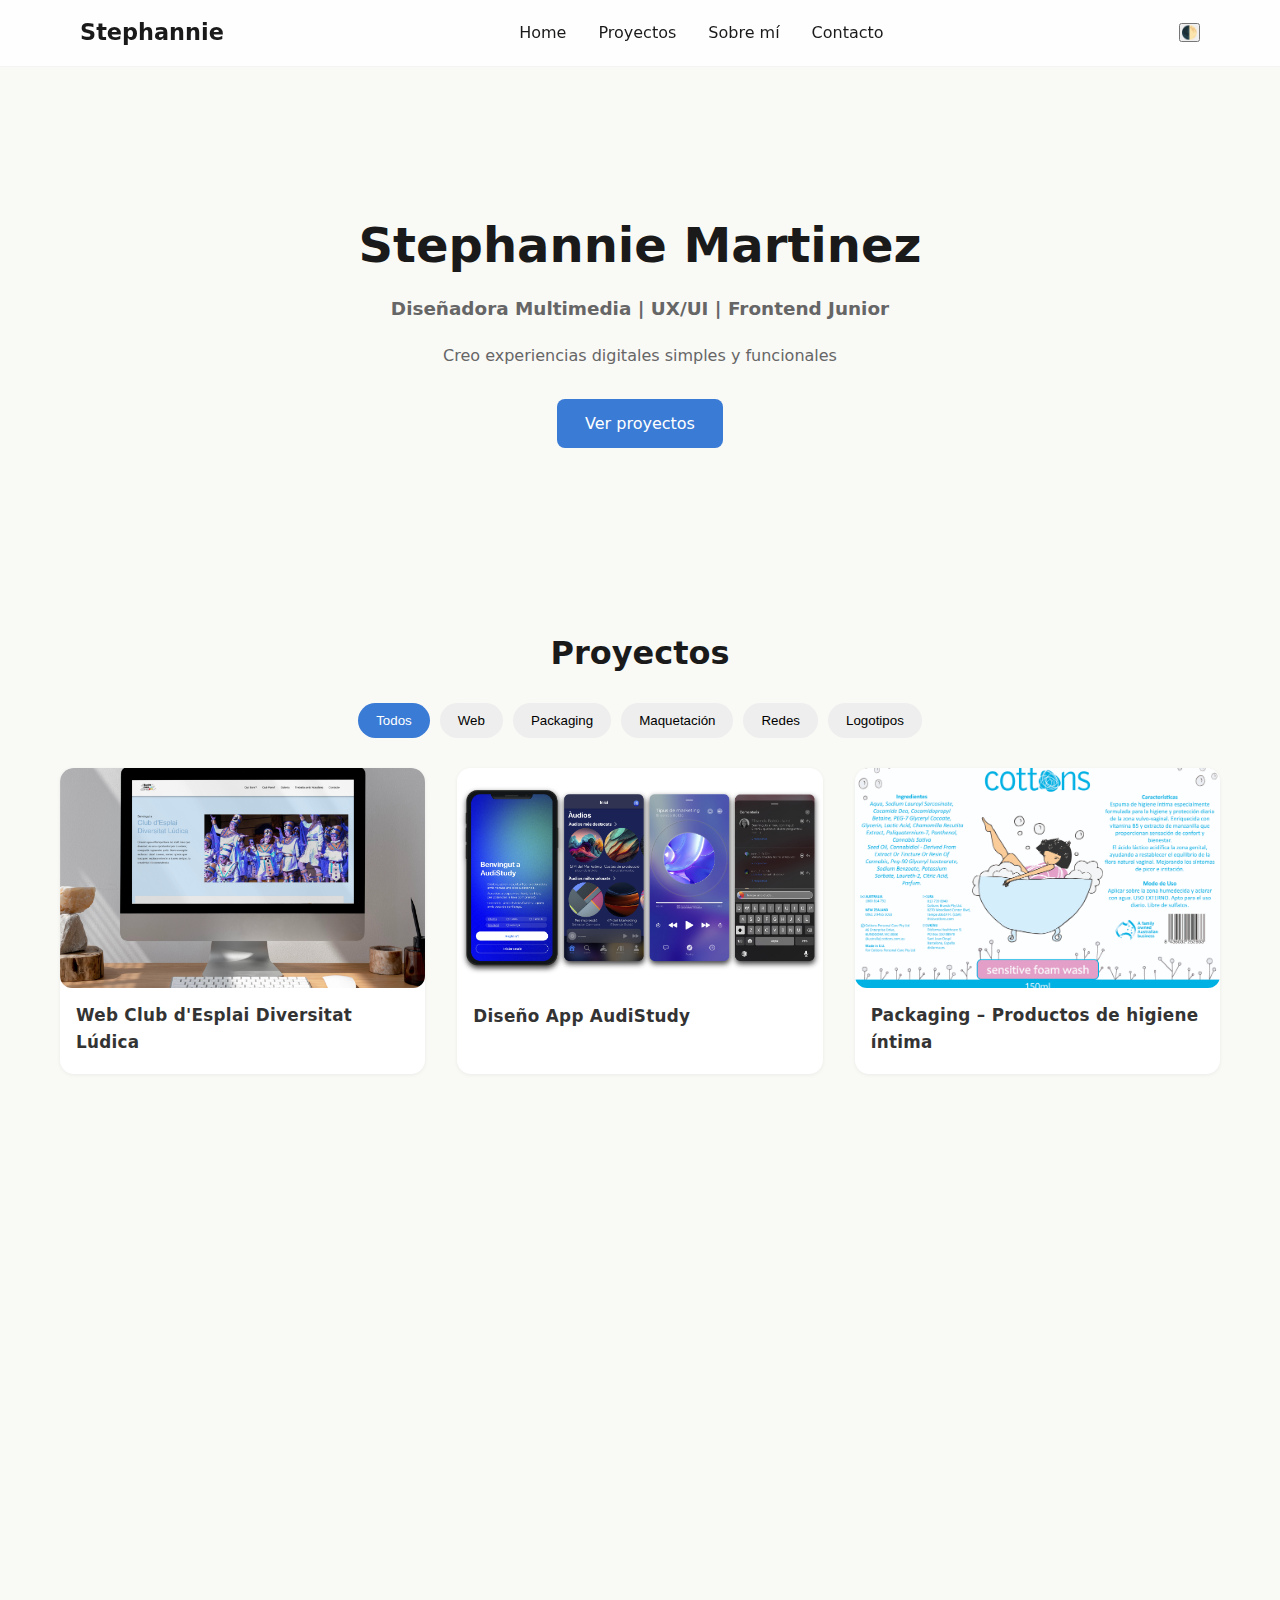
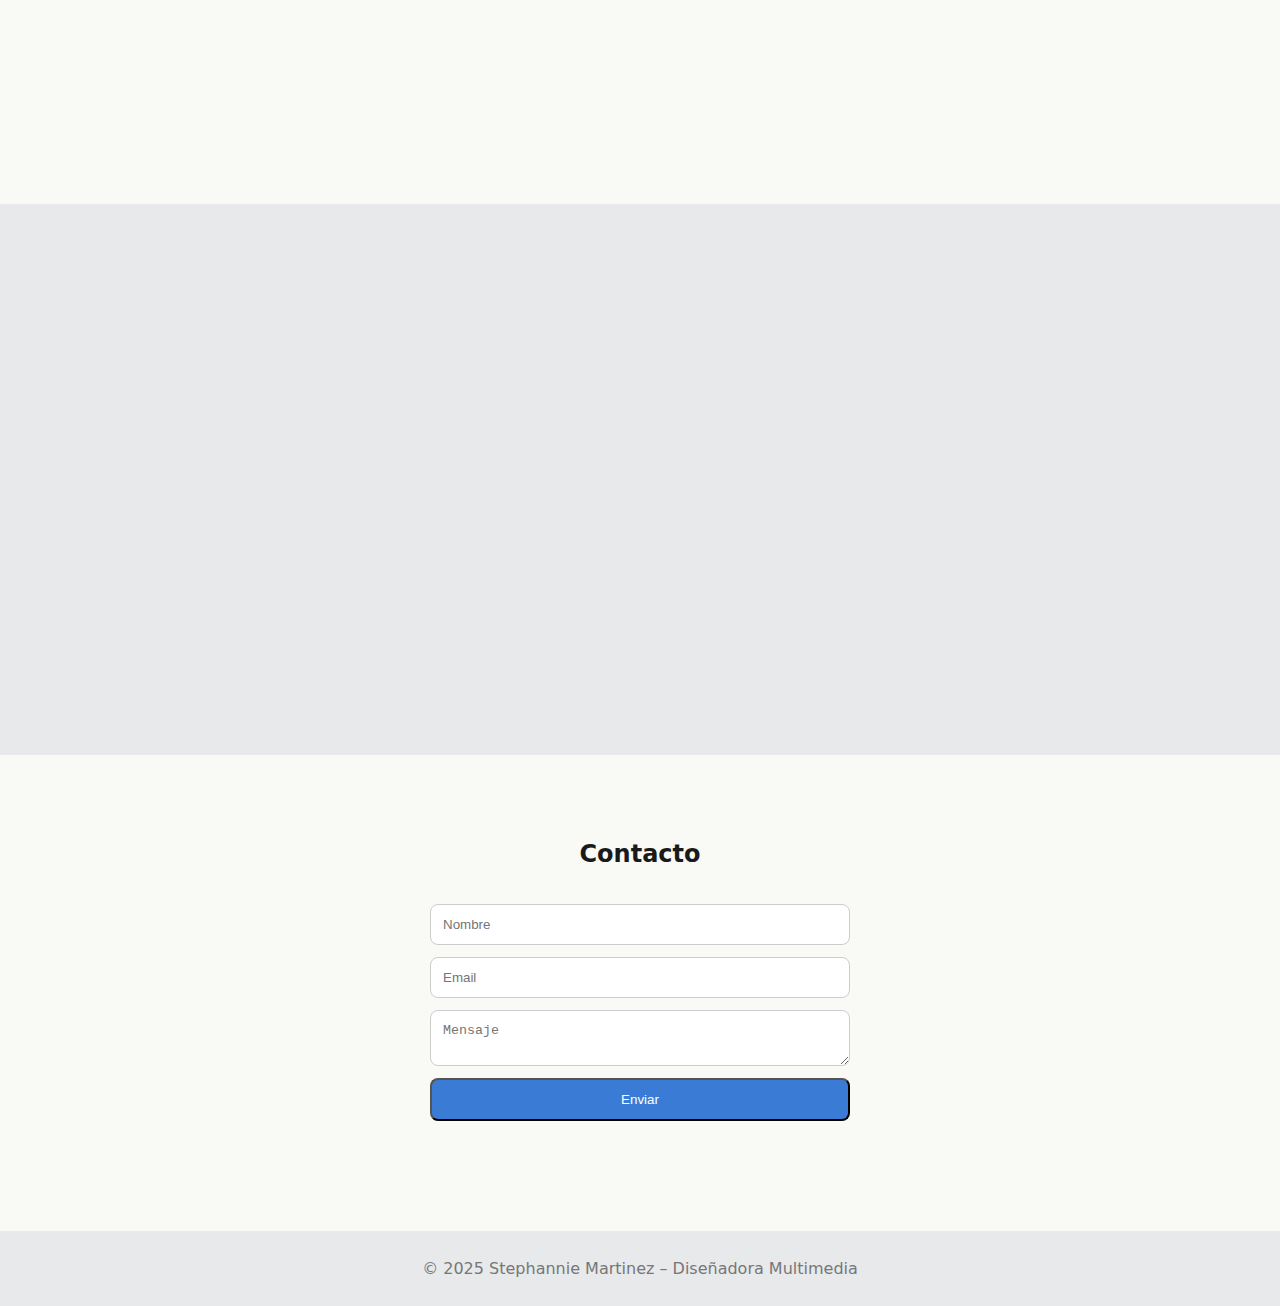
<file: index.html>
<!DOCTYPE html>
<html lang="es">
<head>
  <meta charset="UTF-8" />
  <meta name="viewport" content="width=device-width, initial-scale=1.0"/>
  <title>Portafolio | Stephannie Martinez</title>
  <link rel="stylesheet" href="css/style.css" />
</head>
<body>

  <!-- Header -->
  <header id="header">
    <div class="header-container">
      <div class="logo">Stephannie</div>

      <nav id="navMenu" class="desktop-nav">
        <ul>
          <li><a href="#home">Home</a></li>
          <li><a href="#proyectos">Proyectos</a></li>
          <li><a href="#sobre-mi">Sobre mí</a></li>
          <li><a href="#contacto">Contacto</a></li>
          <li class="mobile-only"><button id="darkModeToggleMobile">🌓</button></li>
        </ul>
      </nav>

      <button id="darkModeToggle" class="desktop-only" aria-label="Modo claro/oscuro">🌓</button>

      <button class="menu-toggle" id="menuToggle" aria-label="Abrir menú">
        <span class="bar"></span><span class="bar"></span><span class="bar"></span>
      </button>
    </div>
  </header>

  <!-- Home -->
  <section id="home" class="hero fade-in">
    <h1>Stephannie Martinez</h1>
    <h2>Diseñadora Multimedia | UX/UI | Frontend Junior</h2>
    <p>Creo experiencias digitales simples y funcionales</p>
    <a href="#proyectos" class="btn">Ver proyectos</a>
  </section>

  <!-- PROYECTOS (con pestañas) -->
  <section id="proyectos" class="projects fade-in-up">
  <h2 class="fade-in-up">Proyectos</h2>

  <div class="tabs fade-in-up" role="tablist" aria-label="Categorías de proyectos">
      <button class="tab active" data-tab="all">Todos</button>
      <button class="tab" data-tab="web">Web</button>
      <button class="tab" data-tab="packaging">Packaging</button>
      <button class="tab" data-tab="maquetacion">Maquetación</button>
      <button class="tab" data-tab="redes">Redes</button>
      <button class="tab" data-tab="logotipos">Logotipos</button>
  </div>

    <!-- Contenedor de tarjetas (cada tarjeta incluye data para modal) -->
    <div class="projects-grid">

      <!-- WEB -->
      <div class="project-card fade-in-up" data-category="web"
     data-title="Web Club d'Esplai Diversitat Lúdica"
     data-desc="Proyecto de diseño y desarrollo de la web corporativa de un esplai inclusivo y comunitario.
La web comunica que el tiempo libre es mucho más que diversión: es una oportunidad para crecer, compartir y aprender a través del juego, la creatividad y la convivencia. El objetivo principal fue transmitir los valores de inclusión, educación y comunidad, ofreciendo una experiencia clara, accesible y adaptada a distintos dispositivos."
     data-images='["img/Pagina web.png","img/web esplai.png"]'
     data-link="https://diversitatludica.cat">
        <img src="img/web.jpg" alt="Web Esplai">
        <h3>Web Club d'Esplai Diversitat Lúdica</h3>
    </div>
    


      <div class="project-card fade-in-up" data-category="web" data-title="Diseño App AudiStudy" 
      data-desc="App educativa para estudiar mediante audios, ofreciendo una forma flexible y accesible de aprendizaje. 
      Los contenidos están organizados por temáticas y niveles formativos (FP y grados), permitiendo estudiar mientras se realizan otras actividades. 
      El diseño se centra en una experiencia intuitiva y enfocada en la escucha.
      
      Rol: Diseño UI/UX · Concepto de app educativa" 
      data-images='["img/audistudy_mockup_1.jpg","img/mockup audistudy 2.jpg"]'>
        <img src="img/audistudy_mockup_1.jpg" alt="Diseño App AudiStudy">
        <h3>Diseño App AudiStudy</h3>
      </div>

      <!-- PACKAGING -->
      <div class="project-card fade-in-up" data-category="packaging" data-title="Diseño de packaging – Productos de higiene íntima" 
      data-desc="Diseño de etiquetas y packaging para una línea de productos de higiene íntima, que incluye una espuma íntima presentada en botella y un disco menstrual en caja. El proyecto se centra en una estética limpia y cuidada, combinando información clara con un enfoque moderno, respetuoso y orientado al bienestar." 
      data-images='["img/bottle_mockup_espuma_rosa@1x_1-1.png","img/mockup_disco_cottons_rosa.png"]'>
        <img src="img/Espuma_cottons_final_Mesa de trabajo 1 copia 2.jpg" alt="Packaging Café">
        <h3>Packaging – Productos de higiene íntima</h3>
      </div>

      <div class="project-card fade-in-up" data-category="packaging" data-title="Diseño de packaging – Compresas menstruales" 
      data-desc="Diseño de cajas para compresas menstruales de algodón orgánico, desarrollando tanto la estructura del packaging como el diseño gráfico. El proyecto prioriza una comunicación clara del producto, una estética suave y femenina, y un enfoque respetuoso con el bienestar íntimo y la sostenibilidad." 
      data-images='["img/Cajas_organic_cotton_mismo tamaño-imágenes-0.jpg","img/Cajas_organic_cotton_mismo tamaño-imágenes-3.jpg"]'>
        <img src="img/Cajas_organic_cotton_mismo tamaño-imágenes-1.jpg" alt="Eco Packaging">
        <h3>Packaging – Compresas menstruales</h3>
      </div>

      <!-- MAQUETACIÓN -->
      <div class="project-card fade-in-up" data-category="maquetacion" data-title="Revista Minimal" data-desc="Maquetación centrada en jerarquía tipográfica y ritmo visual." data-images='["img/mockup travel2.jpg","img/mockup travel3.jpg"]'>
        <img src="img/mockup travel.jpg" alt="Revista Minimal">
        <h3>Revista Minimal</h3>
      </div>

      <div class="project-card fade-in-up" data-category="maquetacion" data-title="Cartel publicitario para marca europea de infusiones premium" 
      data-desc="Diseño de cartel editorial para una marca de infusiones naturales.
      Busqué transmitir calma y elegancia mediante una composición limpia, tipografía serif y una paleta suave inspirada en rituales de bienestar." 
      data-images='["img/campañapubli.jpg","img/Mesa de trabajo 1.png"]'>
        <img src="img/campañapubli.jpg" alt="Revista Minimal">
        <h3>Cartel publicitario</h3>
      </div>

      <!-- REDES -->
      <div class="project-card fade-in-up" data-category="redes" data-title="Campaña Redes" data-desc="Assets para redes sociales: posts, stories y adaptaciones." 
      data-images='["img/design-bubli_bolas.jpg","img/publi_lumen.jpg"]'>
        <img src="img/redes.jpg" alt="Campaña Redes">
        <h3>Campaña Redes</h3>
      </div>

      <!-- LOGOTIPOS -->
      <div class="project-card fade-in-up" data-category="logotipos" data-title="Convivium – Identidad Visual para Proyecto Comunitario" 
      data-desc="Convivium nace como un símbolo de encuentro: dos personas que se conectan en un movimiento continuo que fluye como la vida compartida. La espiga de trigo se convierte en un gesto de unión, de aquello que se recoge y se comparte en comunidad. La identidad respira suavidad, equilibrio y calidez, reflejando una marca que pone a las personas en el centro." 
      data-images='["img/mockuptarjetas.jpg","img/desing_convivium.jpg"]'>
        <img src="img/conviviummoc.jpg" alt="Logo Minimal">
        <h3>Convivium – Identidad Visual</h3>
      </div>

    </div>
  </section>

  <!-- Modal (galería por proyecto) -->
  <div id="projectModal" class="modal" aria-hidden="true">
    <div class="modal-content" role="dialog" aria-modal="true" aria-labelledby="modalTitle">
      <button class="modal-close" aria-label="Cerrar modal">&times;</button>

      <div class="carousel">
        <button class="prev-btn" aria-label="Anterior">&#10094;</button>
        <div class="carousel-track"></div>
        <button class="next-btn" aria-label="Siguiente">&#10095;</button>
      </div>

      <div class="modal-info">
        <h3 id="modalTitle"></h3>
        <p id="modalDesc"></p>
        <a id="modalLink" href="#" target="_blank" class="btn">Ver proyecto</a>
      </div>
    </div>
  </div>

  <!-- Sobre mí -->
<section id="sobre-mi" class="about">
  <h2 class="fade-in-up">Sobre mí</h2>

  <div class="about-content">
    <img src="img/stepha.png" 
         alt="Stephannie Martinez retrato" 
         class="fade-in-up">

    <div class="about-text fade-in-up">
      <p>
        Soy diseñadora multimedia formada en Barcelona, con experiencia en
        diseño gráfico, editorial, packaging y desarrollo web. Actualmente me
        especializo en UX/UI y frontend, uniendo creatividad y funcionalidad
        para crear experiencias digitales claras y modernas.
      </p>
      <a href="pdf/CV Stephannie Martinez.pdf" target="_blank" class="btn fade-in-up">Descargar CV</a>
    </div>
  </div>
</section>



  <!-- Contacto -->
  <section id="contacto" class="contact fade-up">
    <h2>Contacto</h2>
    <form>
      <input type="text" placeholder="Nombre" required>
      <input type="email" placeholder="Email" required>
      <textarea placeholder="Mensaje" required></textarea>
      <button type="submit" class="btn">Enviar</button>
    </form>
  </section>

  <!-- Footer -->
  <footer>
    <p>© 2025 Stephannie Martinez – Diseñadora Multimedia</p>
  </footer>

  <script src="js/script.js"></script>
</body>
</html>
</file>
<file: css/style.css>
/* RESET + BASE */
* {box-sizing:border-box;margin:0;padding:0}
:root{
  --bg:#F9F9F6;
  --text:#1A1A1A;
  --muted:#666;
  --accent:#3A7BD5;
  --card-bg:#fff;
  --glass: rgba(255,255,255,0.85);
}
body{
  font-family:'Poppins',system-ui,-apple-system,Segoe UI,Roboto,"Helvetica Neue",Arial;
  background:var(--bg);
  color:var(--text);
  line-height:1.6;
  transition:background .35s ease,color .35s ease;
}
img{max-width:100%;display:block;border-radius:12px}

/* HEADER */
header{
  background:var(--glass);
  backdrop-filter:blur(10px);
  position:sticky;top:0;z-index:100;
  border-bottom:1px solid rgba(0,0,0,0.04);
}
.header-container{
  max-width:1200px;margin:0 auto;display:flex;align-items:center;
  justify-content:space-between;padding:15px 40px;gap:30px;
}
.logo{font-weight:700;font-size:1.4rem}
nav{flex:1;display:flex;justify-content:center}
nav ul{display:flex;gap:2rem;list-style:none;align-items:center}
nav a{text-decoration:none;color:var(--text);font-weight:500;position:relative}
nav a::after{content:"";position:absolute;left:0;bottom:-6px;width:0;height:2px;background:var(--accent);transition:width .25s}
nav a:hover::after{width:100%}

/* header icons & menu */
.menu-toggle{display:none;flex-direction:column;justify-content:space-between;width:26px;height:20px;border:none;background:none;cursor:pointer}
.menu-toggle .bar{height:3px;width:100%;background:#333;border-radius:3px;transition:all .25s}
.menu-toggle.active .bar:nth-child(1){transform:rotate(45deg) translateY(7px)}
.menu-toggle.active .bar:nth-child(2){opacity:0}
.menu-toggle.active .bar:nth-child(3){transform:rotate(-45deg) translateY(-7px)}
.desktop-only{display:block}
.mobile-only{display:none}

/* HERO */
.hero{text-align:center;padding:140px 20px 100px;max-width:900px;margin:0 auto}
.hero h1{font-size:3rem;font-weight:600;margin-bottom:10px}
.hero h2{font-size:1.15rem;color:var(--muted);margin-bottom:20px}
.hero p{color:var(--muted);margin-bottom:30px}

/* BUTTONS */
.btn{display:inline-block;background:var(--accent);color:#fff;padding:12px 28px;border-radius:8px;text-decoration:none;font-weight:500;transition:all .25s}
.btn:hover{transform:translateY(-3px);box-shadow:0 8px 20px rgba(58,123,213,0.15)}

/* PROJECTS - TABS */
.projects{padding:80px 20px;max-width:1200px;margin:0 auto}
.projects h2{text-align:center;font-size:2rem;margin-bottom:24px}

/* Tabs */
.tabs{display:flex;gap:10px;justify-content:center;margin-bottom:30px;flex-wrap:wrap}
.tab{background:#eee;border:none;padding:10px 18px;border-radius:20px;cursor:pointer;font-weight:500;transition:all .2s}
.tab.active,.tab:hover{background:var(--accent);color:#fff}

/* Grid */
.projects-grid {
  display: grid;
  grid-template-columns: repeat(auto-fit, minmax(270px, 1fr));
  gap: 32px;
}

.project-card {
  background: #fff;
  border-radius: 14px;
  overflow: hidden;
  cursor: pointer;
  transition: transform .25s ease, box-shadow .25s ease;
  box-shadow: 0 1px 4px rgba(0,0,0,0.06);
}

.project-card img {
  width: 100%;
  height: 220px;
  object-fit: cover;
}

.project-card h3 {
  padding: 18px;
  font-size: 1rem;
  color: #333;
  letter-spacing: 0.3px;
}

.project-card:hover {
  transform: translateY(-6px);
  box-shadow: 0 12px 28px rgba(0,0,0,0.12);
}


/* MODAL (galería con fade) */
.modal{display:none;position:fixed;inset:0;background:rgba(0,0,0,0.65);display:flex;align-items:center;justify-content:center;padding:20px;z-index:1000}
.modal-content{background:var(--card-bg);width:100%;max-width:840px;border-radius:14px;padding:20px;position:relative;box-shadow:0 12px 40px rgba(0,0,0,0.35)}
.modal-close{position:absolute;right:16px;top:12px;border:none;background:none;font-size:26px;cursor:pointer;color:#444}

/* Carousel track (images injected) */
.carousel-track {
  position: relative;
  width: 100%;
  height: 100%;
  min-height: 380px; /* asegura que no se colapse */
}

.carousel-track img {
  position: absolute;
  inset: 0;
  width: 100%;
  height: 100%;
  object-fit: cover;
  border-radius: 8px;
  opacity: 0;
  transition: opacity .45s ease;
  pointer-events: none;
}

.project-card img {
  width: 100%;
  height: 220px; /* AJUSTA LA ALTURA QUE QUIERAS */
  object-fit: cover;
  display: block;
}


.carousel-track img.active {
  opacity: 1;
  pointer-events: auto;
}

.project-card h3 {
  padding: 14px 16px 18px;
  margin: 0;
  font-size: 1.05rem;
  min-height: 60px; /* para equilibrar textos largos/cortos */
  display: flex;
  align-items: center;
}



/* carousel nav */
.prev-btn,.next-btn{position:absolute;top:50%;transform:translateY(-50%);background:rgba(255,255,255,0.85);border:none;font-size:22px;padding:8px 12px;border-radius:50%;cursor:pointer}
.prev-btn{left:12px} .next-btn{right:12px}

/* modal info */
.modal-info{text-align:left;padding:16px}
.modal-info h3{margin:10px 0;font-size:1.25rem}
.modal-info p{color:var(--muted);margin-bottom:12px}
.modal-info .btn{display:inline-block}

/* ABOUT / CONTACT / FOOTER (kept minimal) */
.about{background:#E7E9EB;padding:80px 20px;text-align:center}
.about p{max-width:700px;margin:20px auto 40px}
.contact{padding:80px 20px;text-align:center}
.contact form{max-width:420px;margin:30px auto;display:flex;flex-direction:column;gap:12px}
.contact input,.contact textarea{padding:12px;border-radius:8px;border:1px solid #ccc}
footer{text-align:center;padding:25px;background:#E7E9EB;color:#777}

/* DARK MODE */
body.dark-mode{
  --bg:#071124;
  --text:#EAEAEA;
  --muted:#B8C7D6;
  --accent:#4E9FFF;
  --card-bg:#0F2838;
  background:#071124;color:var(--text)
}
body.dark-mode header{background:rgba(7,17,36,0.85)}
body.dark-mode nav a{color:var(--text)}
body.dark-mode .project-card{background:var(--card-bg);box-shadow:0 6px 18px rgba(0,0,0,0.35)}
body.dark-mode .tabs .tab{background:#123147;color:var(--text)}
body.dark-mode .tab.active{background:var(--accent);color:#fff}
body.dark-mode .modal-content{background:var(--card-bg);color:var(--text)}
body.dark-mode .modal-close{color:#ddd}

/* RESPONSIVE */
@media(max-width: 768px) {
  .project-card {
    height: auto !important;
  }
}

@media(max-width:768px){
  nav{display:none;position:absolute;top:62px;left:0;width:100%;background:var(--glass);text-align:center}
  nav.active{display:block}
  nav ul{flex-direction:column;padding:16px 0;gap:14px}
  .menu-toggle{display:flex}
  .desktop-only{display:none}
  .mobile-only{display:block}
  .header-container{padding:12px 18px}
  .carousel-track img{max-height:260px}
  .modal-content{padding:14px}
}


/* === ANIMACIONES DE ENTRADA === */

/* Fade + slide (para secciones) */
.fade-enter {
  opacity: 0;
  transform: translateY(30px);
  transition: opacity 0.8s ease, transform 0.8s ease;
}
.fade-enter.show {
  opacity: 1;
  transform: translateY(0);
}

/* Zoom suave para el modal */
@keyframes modalZoomIn {
  from {
    opacity: 0;
    transform: scale(0.9);
  }
  to {
    opacity: 1;
    transform: scale(1);
  }
}
.modal-content.animate-in {
  animation: modalZoomIn 0.35s ease forwards;
}


/* ---------- SOBRE MÍ ACTUALIZADO ---------- */
.about {
  padding: 80px 20px;
  background: #E7E9EB;
  transition: background 0.4s ease, color 0.4s ease;
}

.about h2 {
  text-align: center;
  font-size: 2rem;
  margin-bottom: 40px;
}

.about-content {
  display: flex;
  align-items: center;
  justify-content: center;
  gap: 40px;
  max-width: 1000px;
  margin: 0 auto;
  flex-wrap: wrap;
}

.about img {
  width: 300px;
  height: 300px;
  object-fit: cover;
  border-radius: 16px;
  box-shadow: 0 8px 25px rgba(0,0,0,0.1);
}

.about-text {
  flex: 1;
  min-width: 280px;
}

.about-text p {
  color: #333;
  line-height: 1.8;
  margin-bottom: 20px;
}

/* ---------- MODO OSCURO SOBRE MÍ ---------- */
body.dark-mode .about {
  background: #142F43;
}

body.dark-mode .about-text p,
body.dark-mode .about h2 {
  color: #EAEAEA;
}

/* ---------- RESPONSIVE SOBRE MÍ ---------- */
@media (max-width: 768px) {
  .about-content {
    flex-direction: column;
    text-align: center;
  }

  .about img {
    width: 250px;
    height: 250px;
  }
}

/* Animacioness

Animación suave de entrada */
.fade-in-up {
  opacity: 0;
  transform: translateY(25px);
  transition: opacity 0.7s ease, transform 0.7s ease;
}

.visible {
  opacity: 1 !important;
  transform: translateY(0) !important;
}

/* Animación Fade + Zoom al cargar */
.hero {
  opacity: 0;
  transform: scale(0.97);
  animation: heroFadeZoom 1.1s ease forwards;
  animation-delay: 0.2s;
}

@keyframes heroFadeZoom {
  0% {
    opacity: 0;
    transform: scale(0.97);
  }
  100% {
    opacity: 1;
    transform: scale(1);
  }
}


/*PROYECTO WEB ESPLAI */

.project-inner {
  background: linear-gradient(180deg, #13241a, #0d1714);
  color: #d9fdee;
  padding-bottom: 80px;
  font-family: 'Inter', sans-serif;
}

/* Header interior */
.project-top {
  text-align: center;
  padding: 80px 20px 40px;
}

.project-top .back {
  position: absolute;
  left: 30px;
  top: 30px;
  color: #8de4c8;
  text-decoration: none;
  font-size: 1.1rem;
}

.project-title {
  font-size: 5rem;
  font-weight: 700;
  margin-bottom: 10px;
  color: #b9fadb;
}

.project-role {
  opacity: 0.8;
}

/* Galería horizontal grande */
.project-hero-row {
  display: flex;
  justify-content: center;
  gap: 40px;
  padding: 40px 20px;
  flex-wrap: wrap;
}

.project-hero-row img {
  width: 280px;
  border-radius: 22px;
}

/* Text sections */
.project-section {
  max-width: 820px;
  margin: 60px auto;
  padding: 0 20px;
}

.project-section h2 {
  color: #b9fadb;
  margin-bottom: 10px;
}

/* Imagen grande */
.project-full-img img {
  width: 100%;
  border-radius: 20px;
  margin-top: 20px;
}

/* Footer */
.project-footer {
  text-align: center;
  padding: 40px 20px;
  opacity: 0.6;
}
</file>
